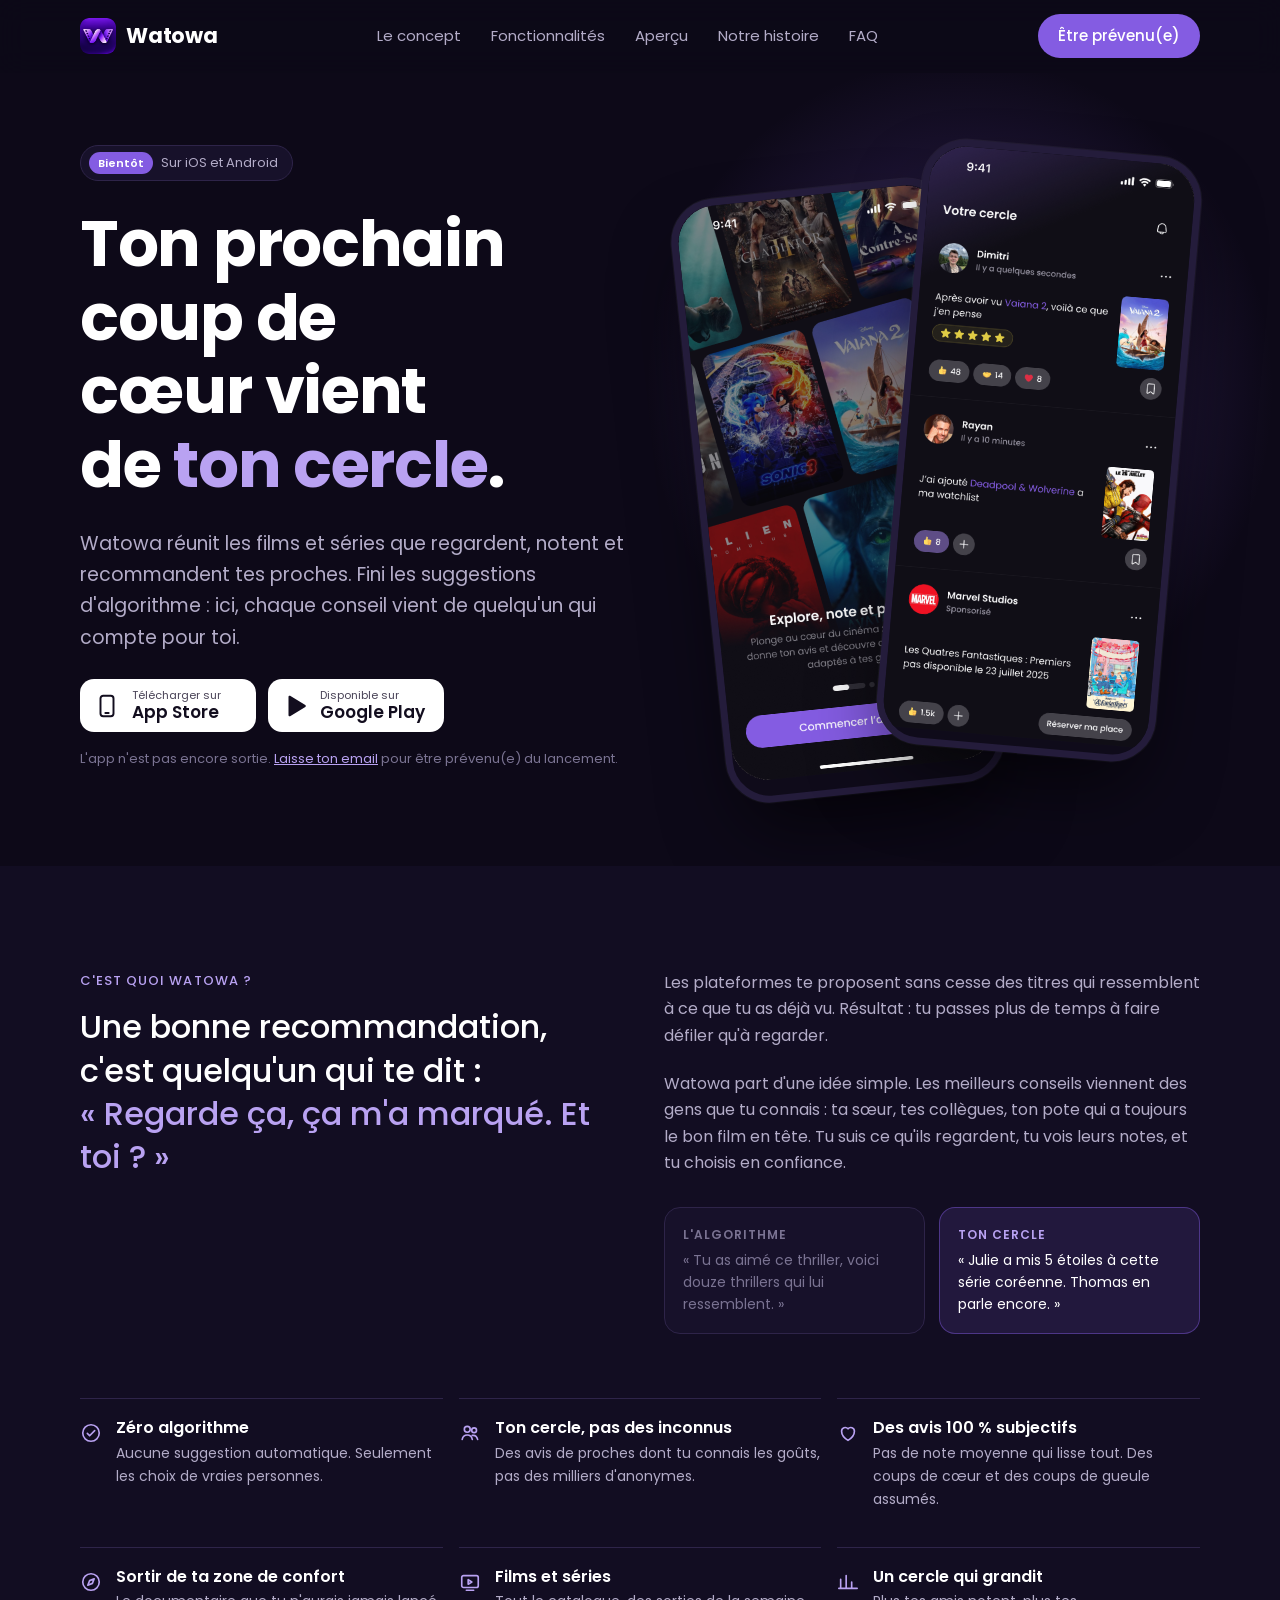
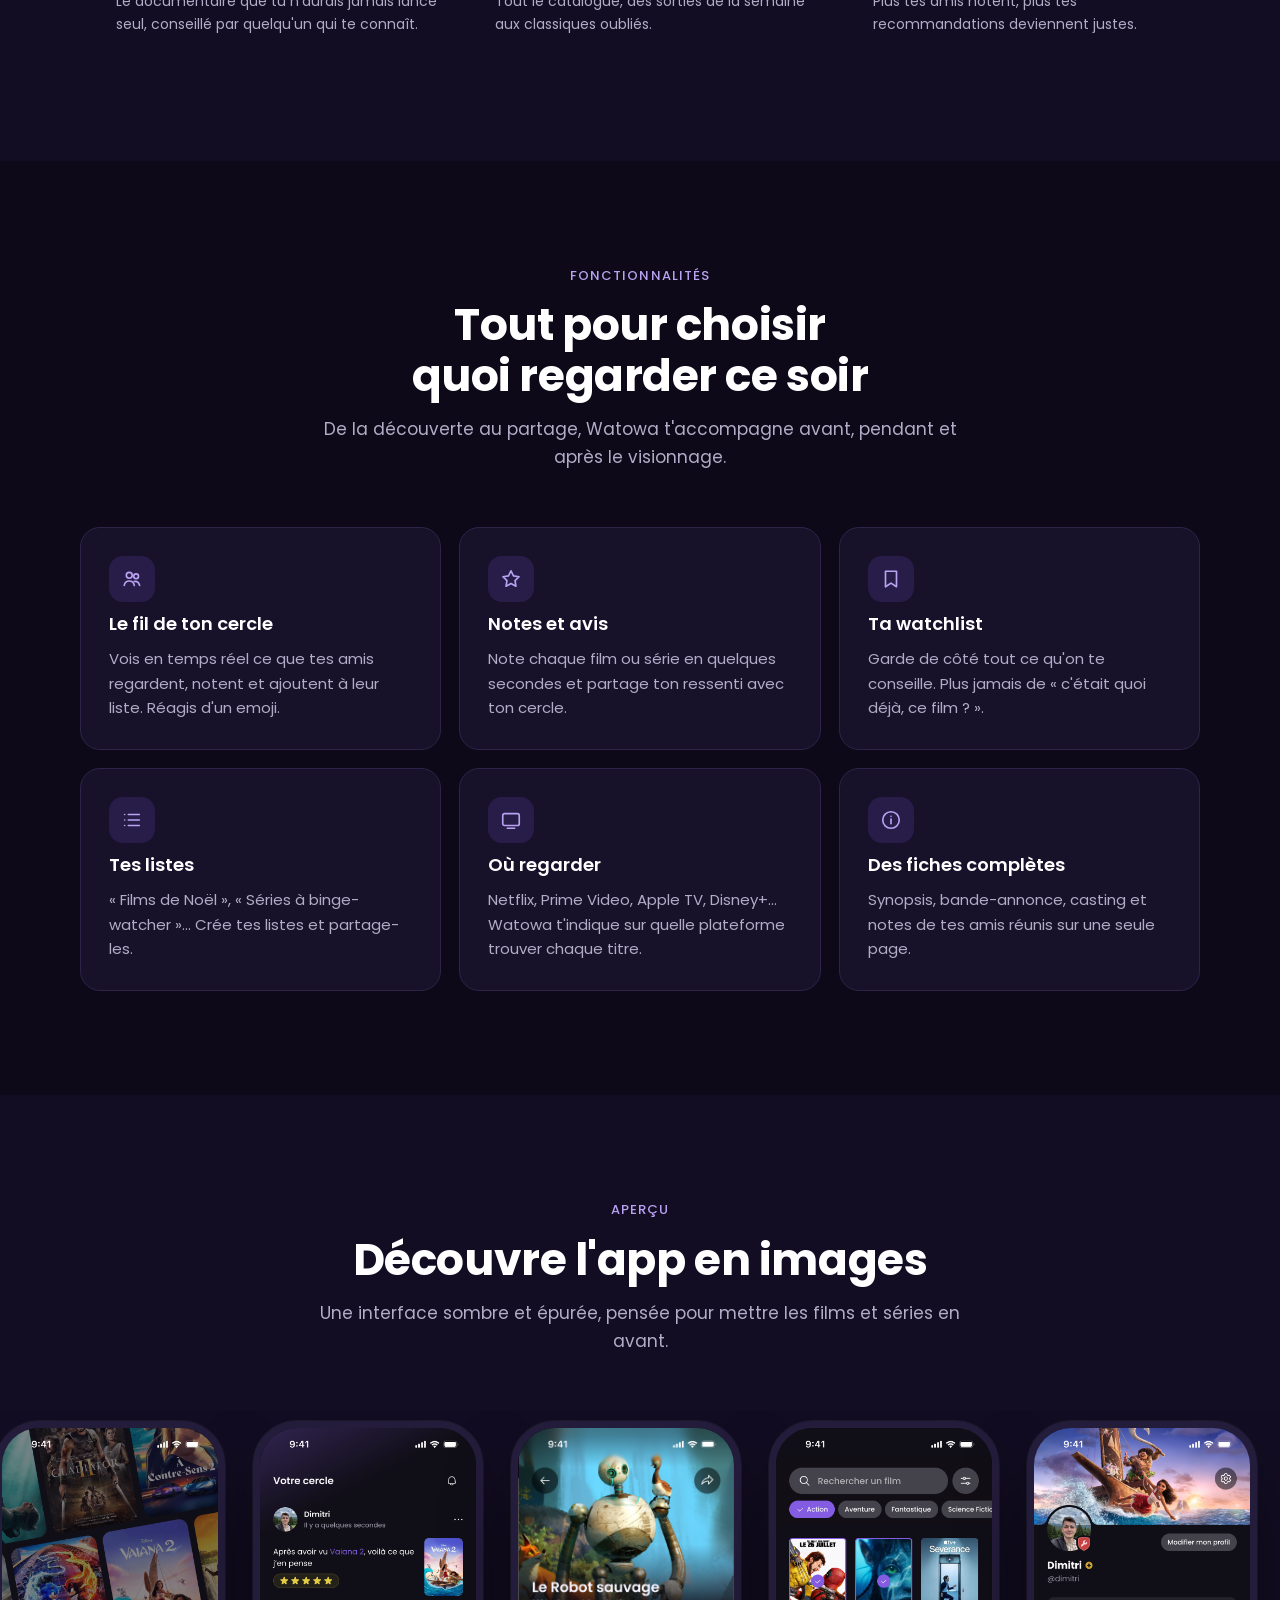
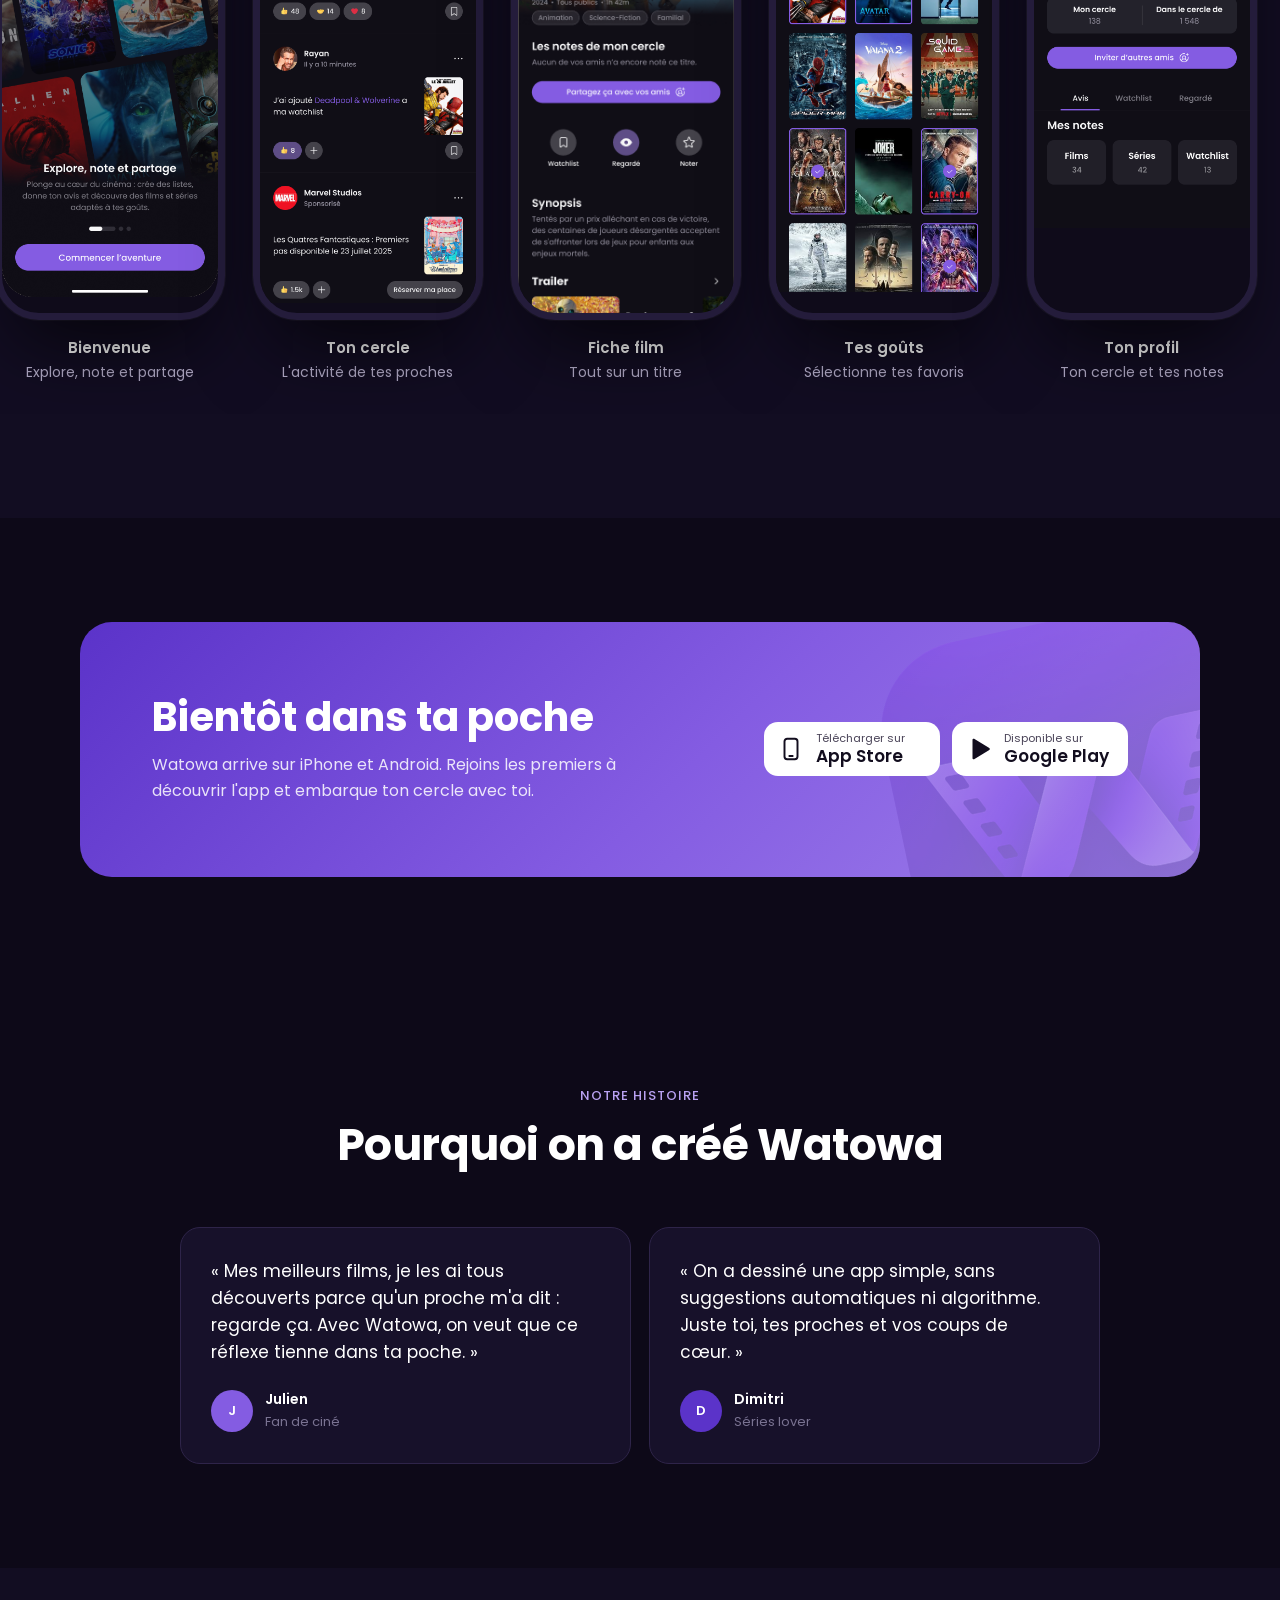
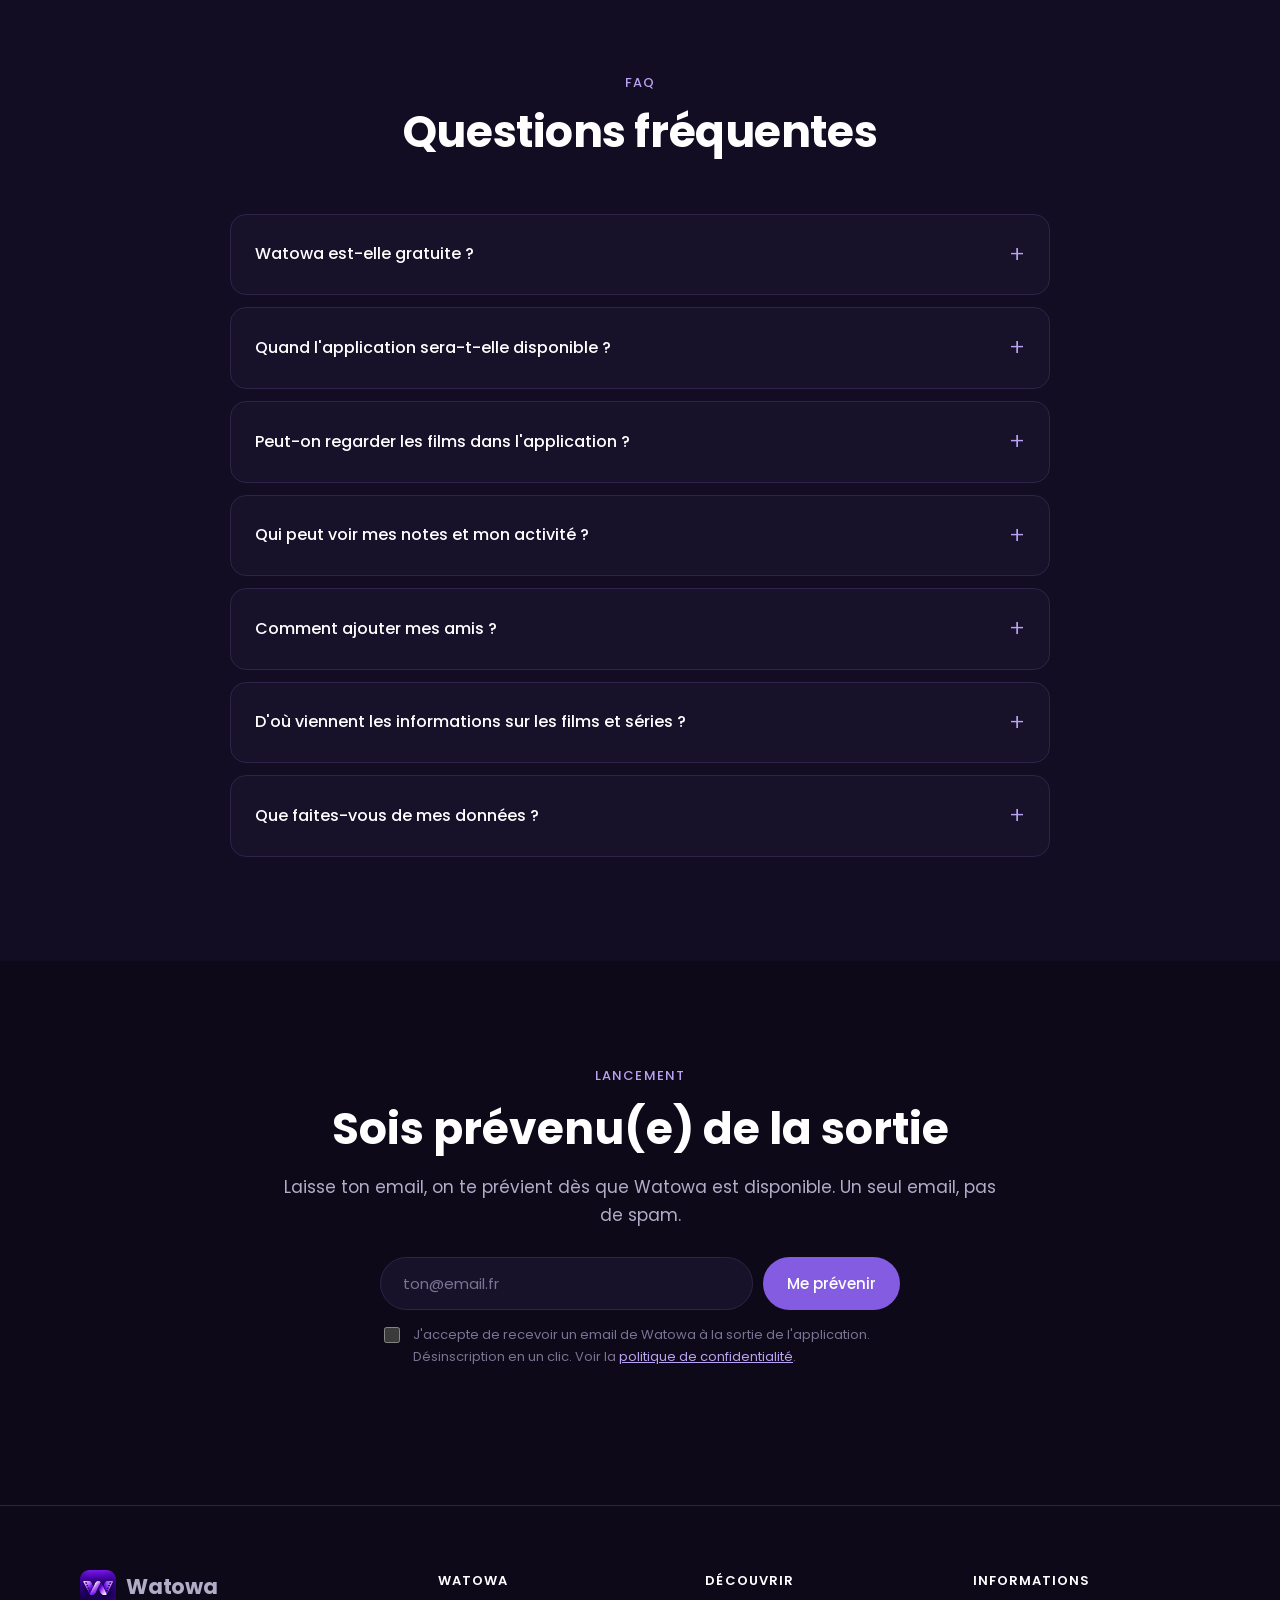
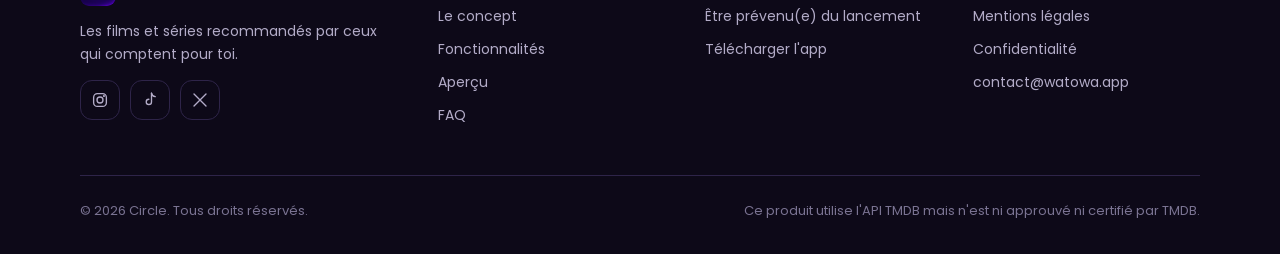
<file: index.html>
<!DOCTYPE html>
<html lang="fr">
<head>
<meta charset="utf-8">
<script async src="https://www.googletagmanager.com/gtm.js?id=GTM-5HM574CM"></script>
<script>
  window.dataLayer = window.dataLayer || [];
  function gtag(){dataLayer.push(arguments);}
  gtag('js', new Date());
</script>
<meta name="viewport" content="width=device-width, initial-scale=1, viewport-fit=cover">
<title>Watowa — Les films et séries recommandés par ton cercle</title>
<meta name="description" content="Watowa, l'app qui t'aide à choisir ton prochain film ou ta prochaine série grâce aux recommandations de tes proches. Zéro algorithme, 100 % humain.">
<meta name="theme-color" content="#0D0918">
<meta property="og:title" content="Watowa — Les films et séries recommandés par ton cercle">
<meta property="og:description" content="Fini les suggestions d'algorithme. Découvre ce que regardent, notent et recommandent tes proches.">
<meta property="og:image" content="https://watowa.app/img/logo-watowa.png">
<meta property="og:url" content="https://watowa.app/">
<meta property="og:type" content="website">
<link rel="canonical" href="https://watowa.app/">
<link rel="icon" type="image/png" href="img/favicon.png">
<link rel="apple-touch-icon" href="img/apple-touch-icon.png">
<link rel="preconnect" href="https://fonts.googleapis.com">
<link rel="preconnect" href="https://fonts.gstatic.com" crossorigin>
<link rel="stylesheet" href="https://fonts.googleapis.com/css2?family=Poppins:wght@400;500;600;700&display=swap">
<link rel="stylesheet" href="css/style.css">
</head>
<body>

<header class="site-header" id="top">
  <nav class="container nav" aria-label="Navigation principale">
    <a class="brand" href="#top"><img src="img/logo-watowa.png" alt="" width="36" height="36">Watowa</a>
    <ul class="nav-links" id="nav-links">
      <li><a href="#concept">Le concept</a></li>
      <li><a href="#fonctionnalites">Fonctionnalités</a></li>
      <li><a href="#apercu">Aperçu</a></li>
      <li><a href="#histoire">Notre histoire</a></li>
      <li><a href="#faq">FAQ</a></li>
    </ul>
    <a class="btn btn-primary nav-cta" href="#inscription">Être prévenu(e)</a>
    <button class="menu-toggle" id="menu-toggle" aria-expanded="false" aria-controls="nav-links" aria-label="Ouvrir le menu">
      <svg viewBox="0 0 24 24" fill="none" stroke="currentColor" stroke-width="2" stroke-linecap="round"><path d="M4 7h16M4 12h16M4 17h16"/></svg>
    </button>
  </nav>
</header>

<main>

  <!-- HERO -->
  <section class="hero">
    <div class="container hero-grid">
      <div class="hero-copy">
        <span class="pill"><span>Bientôt</span>Sur iOS et Android</span>
        <h1>Ton prochain coup de cœur vient de <em>ton cercle</em>.</h1>
        <p class="hero-sub">Watowa réunit les films et séries que regardent, notent et recommandent tes proches. Fini les suggestions d'algorithme&nbsp;: ici, chaque conseil vient de quelqu'un qui compte pour toi.</p>
        <div class="hero-actions">
          <div class="stores">
            <a class="store" href="https://www.apple.com/fr/app-store/" target="_blank" rel="noopener">
              <svg viewBox="0 0 24 24" fill="none" stroke="currentColor" stroke-width="1.8" stroke-linecap="round" stroke-linejoin="round"><rect x="6" y="2.5" width="12" height="19" rx="2.5"/><path d="M10.5 18.5h3"/></svg>
              <span><small>Télécharger sur</small><b>App Store</b></span>
            </a>
            <a class="store" href="https://play.google.com/store" target="_blank" rel="noopener">
              <svg viewBox="0 0 24 24" fill="currentColor"><path d="M6 3.5v17a1 1 0 0 0 1.5.86l14-8.5a1 1 0 0 0 0-1.72l-14-8.5A1 1 0 0 0 6 3.5Z"/></svg>
              <span><small>Disponible sur</small><b>Google Play</b></span>
            </a>
          </div>
          <p class="hero-note">L'app n'est pas encore sortie. <a href="#inscription">Laisse ton email</a> pour être prévenu(e) du lancement.</p>
        </div>
      </div>
      <div class="phones" aria-hidden="true">
        <div class="phone"><img src="img/ecran-accueil.png" alt="" loading="eager"></div>
        <div class="phone"><img src="img/ecran-feed.png" alt="" loading="eager"></div>
      </div>
    </div>
  </section>

  <!-- CONCEPT -->
  <section class="concept" id="concept">
    <div class="container">
      <div class="concept-grid">
        <div class="section-head" style="margin-bottom:0">
          <span class="eyebrow">C'est quoi Watowa&nbsp;?</span>
          <p class="quote">Une bonne recommandation, c'est quelqu'un qui te dit&nbsp;: <strong>«&nbsp;Regarde ça, ça m'a marqué. Et toi&nbsp;?&nbsp;»</strong></p>
        </div>
        <div class="concept-copy">
          <p>Les plateformes te proposent sans cesse des titres qui ressemblent à ce que tu as déjà vu. Résultat&nbsp;: tu passes plus de temps à faire défiler qu'à regarder.</p>
          <p>Watowa part d'une idée simple. Les meilleurs conseils viennent des gens que tu connais&nbsp;: ta sœur, tes collègues, ton pote qui a toujours le bon film en tête. Tu suis ce qu'ils regardent, tu vois leurs notes, et tu choisis en confiance.</p>
          <div class="versus">
            <div class="them"><b>L'algorithme</b>«&nbsp;Tu as aimé ce thriller, voici douze thrillers qui lui ressemblent.&nbsp;»</div>
            <div class="us"><b>Ton cercle</b>«&nbsp;Julie a mis 5 étoiles à cette série coréenne. Thomas en parle encore.&nbsp;»</div>
          </div>
        </div>
      </div>

      <div class="pillars">
        <div class="pillar">
          <svg viewBox="0 0 24 24" fill="none" stroke="currentColor" stroke-width="1.8" stroke-linecap="round" stroke-linejoin="round"><circle cx="12" cy="12" r="9"/><path d="M8 12.5l2.5 2.5L16 9.5"/></svg>
          <div><h3>Zéro algorithme</h3><p>Aucune suggestion automatique. Seulement les choix de vraies personnes.</p></div>
        </div>
        <div class="pillar">
          <svg viewBox="0 0 24 24" fill="none" stroke="currentColor" stroke-width="1.8" stroke-linecap="round" stroke-linejoin="round"><circle cx="9" cy="8" r="3.2"/><circle cx="16.5" cy="9" r="2.6"/><path d="M3.5 19c.6-3 2.8-4.8 5.5-4.8s4.9 1.8 5.5 4.8M14.5 14.6c2.6-.4 5 1 5.8 4.4"/></svg>
          <div><h3>Ton cercle, pas des inconnus</h3><p>Des avis de proches dont tu connais les goûts, pas des milliers d'anonymes.</p></div>
        </div>
        <div class="pillar">
          <svg viewBox="0 0 24 24" fill="none" stroke="currentColor" stroke-width="1.8" stroke-linecap="round" stroke-linejoin="round"><path d="M12 20s-7-4.4-7-10a4 4 0 0 1 7-2.6A4 4 0 0 1 19 10c0 5.6-7 10-7 10Z"/></svg>
          <div><h3>Des avis 100&nbsp;% subjectifs</h3><p>Pas de note moyenne qui lisse tout. Des coups de cœur et des coups de gueule assumés.</p></div>
        </div>
        <div class="pillar">
          <svg viewBox="0 0 24 24" fill="none" stroke="currentColor" stroke-width="1.8" stroke-linecap="round" stroke-linejoin="round"><circle cx="12" cy="12" r="9"/><path d="M15.5 8.5l-2 5-5 2 2-5 5-2Z"/></svg>
          <div><h3>Sortir de ta zone de confort</h3><p>Le documentaire que tu n'aurais jamais lancé seul, conseillé par quelqu'un qui te connaît.</p></div>
        </div>
        <div class="pillar">
          <svg viewBox="0 0 24 24" fill="none" stroke="currentColor" stroke-width="1.8" stroke-linecap="round" stroke-linejoin="round"><rect x="3" y="5" width="18" height="13" rx="2"/><path d="M8 21h8M10 9.5v5l4-2.5-4-2.5Z"/></svg>
          <div><h3>Films et séries</h3><p>Tout le catalogue, des sorties de la semaine aux classiques oubliés.</p></div>
        </div>
        <div class="pillar">
          <svg viewBox="0 0 24 24" fill="none" stroke="currentColor" stroke-width="1.8" stroke-linecap="round" stroke-linejoin="round"><path d="M4 19V9M10 19V5M16 19v-7M22 19H2"/></svg>
          <div><h3>Un cercle qui grandit</h3><p>Plus tes amis notent, plus tes recommandations deviennent justes.</p></div>
        </div>
      </div>
    </div>
  </section>

  <!-- FONCTIONNALITÉS -->
  <section id="fonctionnalites">
    <div class="container">
      <div class="section-head center">
        <span class="eyebrow">Fonctionnalités</span>
        <h2>Tout pour choisir quoi regarder ce soir</h2>
        <p>De la découverte au partage, Watowa t'accompagne avant, pendant et après le visionnage.</p>
      </div>
      <div class="features">
        <article class="feature">
          <div class="ico"><svg viewBox="0 0 24 24" fill="none" stroke="currentColor" stroke-width="1.8" stroke-linecap="round" stroke-linejoin="round"><circle cx="9" cy="8" r="3.2"/><circle cx="16.5" cy="9" r="2.6"/><path d="M3.5 19c.6-3 2.8-4.8 5.5-4.8s4.9 1.8 5.5 4.8M14.5 14.6c2.6-.4 5 1 5.8 4.4"/></svg></div>
          <h3>Le fil de ton cercle</h3>
          <p>Vois en temps réel ce que tes amis regardent, notent et ajoutent à leur liste. Réagis d'un emoji.</p>
        </article>
        <article class="feature">
          <div class="ico"><svg viewBox="0 0 24 24" fill="none" stroke="currentColor" stroke-width="1.8" stroke-linejoin="round"><path d="m12 3 2.7 5.6 6.1.9-4.4 4.3 1 6.1L12 17l-5.4 2.9 1-6.1-4.4-4.3 6.1-.9L12 3Z"/></svg></div>
          <h3>Notes et avis</h3>
          <p>Note chaque film ou série en quelques secondes et partage ton ressenti avec ton cercle.</p>
        </article>
        <article class="feature">
          <div class="ico"><svg viewBox="0 0 24 24" fill="none" stroke="currentColor" stroke-width="1.8" stroke-linecap="round" stroke-linejoin="round"><path d="M6 3.5h12v17l-6-4-6 4v-17Z"/></svg></div>
          <h3>Ta watchlist</h3>
          <p>Garde de côté tout ce qu'on te conseille. Plus jamais de «&nbsp;c'était quoi déjà, ce film&nbsp;?&nbsp;».</p>
        </article>
        <article class="feature">
          <div class="ico"><svg viewBox="0 0 24 24" fill="none" stroke="currentColor" stroke-width="1.8" stroke-linecap="round"><path d="M8 6h12M8 12h12M8 18h12M4 6h.01M4 12h.01M4 18h.01"/></svg></div>
          <h3>Tes listes</h3>
          <p>«&nbsp;Films de Noël&nbsp;», «&nbsp;Séries à binge-watcher&nbsp;»… Crée tes listes et partage-les.</p>
        </article>
        <article class="feature">
          <div class="ico"><svg viewBox="0 0 24 24" fill="none" stroke="currentColor" stroke-width="1.8" stroke-linecap="round" stroke-linejoin="round"><rect x="3" y="5" width="18" height="13" rx="2"/><path d="M8 21h8"/></svg></div>
          <h3>Où regarder</h3>
          <p>Netflix, Prime Video, Apple TV, Disney+… Watowa t'indique sur quelle plateforme trouver chaque titre.</p>
        </article>
        <article class="feature">
          <div class="ico"><svg viewBox="0 0 24 24" fill="none" stroke="currentColor" stroke-width="1.8" stroke-linecap="round" stroke-linejoin="round"><circle cx="12" cy="12" r="9"/><path d="M12 11v5M12 8h.01"/></svg></div>
          <h3>Des fiches complètes</h3>
          <p>Synopsis, bande-annonce, casting et notes de tes amis réunis sur une seule page.</p>
        </article>
      </div>
    </div>
  </section>

  <!-- APERÇU -->
  <section class="screens" id="apercu">
    <div class="container">
      <div class="section-head center">
        <span class="eyebrow">Aperçu</span>
        <h2>Découvre l'app en images</h2>
        <p>Une interface sombre et épurée, pensée pour mettre les films et séries en avant.</p>
      </div>
    </div>
    <div class="screens-track">
      <figure class="screen"><div class="phone"><img src="img/ecran-accueil.png" alt="Écran d'accueil de Watowa : affiches de films et bouton Commencer l'aventure" loading="lazy"></div><figcaption><b>Bienvenue</b>Explore, note et partage</figcaption></figure>
      <figure class="screen"><div class="phone"><img src="img/ecran-feed.png" alt="Fil d'activité : les notes et ajouts à la watchlist des amis" loading="lazy"></div><figcaption><b>Ton cercle</b>L'activité de tes proches</figcaption></figure>
      <figure class="screen"><div class="phone"><img src="img/ecran-film.png" alt="Fiche d'un film avec les notes du cercle, le synopsis et la bande-annonce" loading="lazy"></div><figcaption><b>Fiche film</b>Tout sur un titre</figcaption></figure>
      <figure class="screen"><div class="phone"><img src="img/ecran-selection.png" alt="Grille d'affiches avec filtres par genre pour sélectionner ses films" loading="lazy"></div><figcaption><b>Tes goûts</b>Sélectionne tes favoris</figcaption></figure>
      <figure class="screen"><div class="phone"><img src="img/ecran-profil.png" alt="Profil utilisateur avec son cercle, ses notes et sa watchlist" loading="lazy"></div><figcaption><b>Ton profil</b>Ton cercle et tes notes</figcaption></figure>
    </div>
  </section>

  <!-- TÉLÉCHARGEMENT -->
  <section id="telecharger">
    <div class="container">
      <div class="download-card">
        <div>
          <h2>Bientôt dans ta poche</h2>
          <p>Watowa arrive sur iPhone et Android. Rejoins les premiers à découvrir l'app et embarque ton cercle avec toi.</p>
        </div>
        <div class="stores">
          <a class="store" href="https://www.apple.com/fr/app-store/" target="_blank" rel="noopener">
            <svg viewBox="0 0 24 24" fill="none" stroke="currentColor" stroke-width="1.8" stroke-linecap="round" stroke-linejoin="round"><rect x="6" y="2.5" width="12" height="19" rx="2.5"/><path d="M10.5 18.5h3"/></svg>
            <span><small>Télécharger sur</small><b>App Store</b></span>
          </a>
          <a class="store" href="https://play.google.com/store" target="_blank" rel="noopener">
            <svg viewBox="0 0 24 24" fill="currentColor"><path d="M6 3.5v17a1 1 0 0 0 1.5.86l14-8.5a1 1 0 0 0 0-1.72l-14-8.5A1 1 0 0 0 6 3.5Z"/></svg>
            <span><small>Disponible sur</small><b>Google Play</b></span>
          </a>
        </div>
      </div>
    </div>
  </section>

  <!-- AVIS — PROTOTYPE : avis fictifs à remplacer par de vrais retours de bêta-testeurs avant publication -->
  <section id="avis" hidden>
  <!-- SECTION MASQUÉE : retirer l'attribut hidden ci-dessus et remettre le lien "Avis" dans le menu quand les vrais avis de testeurs seront disponibles -->
    <div class="container">
      <div class="section-head center">
        <span class="eyebrow">Avis</span>
        <h2>Ils ont choisi leur soirée avec Watowa</h2>
        <span class="proto-note">Exemples d'avis fictifs, prototype</span>
      </div>
      <div class="reviews">
        <figure class="review">
          <div class="stars" aria-label="5 étoiles sur 5">★★★★★</div>
          <blockquote>«&nbsp;Avant, on passait 30 minutes à chercher quoi regarder avec ma copine. Maintenant on pioche directement dans la watchlist de nos amis.&nbsp;»</blockquote>
          <figcaption class="who"><span class="avatar" style="background:#845CE2">ML</span><span><b>Marc L.</b><span>Montpellier</span></span></figcaption>
        </figure>
        <figure class="review">
          <div class="stars" aria-label="5 étoiles sur 5">★★★★★</div>
          <blockquote>«&nbsp;J'adore voir les notes de mes proches sur chaque fiche. Leurs avis valent bien plus que les notes du public.&nbsp;»</blockquote>
          <figcaption class="who"><span class="avatar" style="background:#5B33C9">SB</span><span><b>Sophie B.</b><span>Paris</span></span></figcaption>
        </figure>
        <figure class="review">
          <div class="stars" aria-label="4 étoiles sur 5">★★★★<span style="opacity:.3">★</span></div>
          <blockquote>«&nbsp;Grâce à mon frère, j'ai découvert trois séries que je n'aurais jamais lancées seule. Le fil d'activité est vraiment addictif.&nbsp;»</blockquote>
          <figcaption class="who"><span class="avatar" style="background:#9E7FEA">CD</span><span><b>Camille D.</b><span>Bordeaux</span></span></figcaption>
        </figure>
      </div>
    </div>
  </section>

  <!-- NOTRE HISTOIRE -->
  <section id="histoire">
    <div class="container">
      <div class="section-head center">
        <span class="eyebrow">Notre histoire</span>
        <h2>Pourquoi on a créé Watowa</h2>
      </div>
      <div class="founders">
        <figure class="founder">
          <blockquote>«&nbsp;Mes meilleurs films, je les ai tous découverts parce qu'un proche m'a dit&nbsp;: regarde ça. Avec Watowa, on veut que ce réflexe tienne dans ta poche.&nbsp;»</blockquote>
          <figcaption class="who"><span class="avatar" style="background:#845CE2">J</span><span><b>Julien</b><span>Fan de ciné</span></span></figcaption>
        </figure>
        <figure class="founder">
          <blockquote>«&nbsp;On a dessiné une app simple, sans suggestions automatiques ni algorithme. Juste toi, tes proches et vos coups de cœur.&nbsp;»</blockquote>
          <figcaption class="who"><span class="avatar" style="background:#5B33C9">D</span><span><b>Dimitri</b><span>Séries lover</span></span></figcaption>
        </figure>
      </div>
    </div>
  </section>

  <!-- FAQ -->
  <section class="faq" id="faq">
    <div class="container">
      <div class="section-head center">
        <span class="eyebrow">FAQ</span>
        <h2>Questions fréquentes</h2>
      </div>
      <div class="faq-list">
        <details>
          <summary>Watowa est-elle gratuite&nbsp;?</summary>
          <p>Oui, Watowa est gratuite au lancement. Tu peux créer ton cercle, noter et partager sans payer.</p>
        </details>
        <details>
          <summary>Quand l'application sera-t-elle disponible&nbsp;?</summary>
          <p>Watowa est en cours de développement. Laisse ton email plus bas&nbsp;: tu seras parmi les premier(e)s prévenu(e)s de la sortie sur iOS et Android.</p>
        </details>
        <details>
          <summary>Peut-on regarder les films dans l'application&nbsp;?</summary>
          <p>Non. Watowa t'aide à choisir quoi regarder et t'indique sur quelle plateforme trouver chaque titre (Netflix, Prime Video, Disney+…).</p>
        </details>
        <details>
          <summary>Qui peut voir mes notes et mon activité&nbsp;?</summary>
          <p>Ton activité est partagée avec ton cercle, c'est-à-dire les personnes que tu as ajoutées. Tu gardes la main sur qui en fait partie.</p>
        </details>
        <details>
          <summary>Comment ajouter mes amis&nbsp;?</summary>
          <p>Depuis ton profil, tu invites tes proches par lien ou par SMS. Dès qu'ils rejoignent Watowa, leurs avis apparaissent dans ton fil.</p>
        </details>
        <details>
          <summary>D'où viennent les informations sur les films et séries&nbsp;?</summary>
          <p>Les fiches (affiches, synopsis, casting) proviennent de la base de données TMDB, l'une des plus complètes au monde, mise à jour en continu.</p>
        </details>
        <details>
          <summary>Que faites-vous de mes données&nbsp;?</summary>
          <p>Nous collectons uniquement ce qui est nécessaire au fonctionnement de l'app, et nous ne revendons aucune donnée. Les détails sont dans notre <a href="confidentialite.html" style="color:var(--violet-soft)">politique de confidentialité</a>.</p>
        </details>
      </div>
    </div>
  </section>

  <!-- INSCRIPTION -->
  <section id="inscription">
    <div class="container">
      <div class="signup-box">
        <span class="eyebrow">Lancement</span>
        <h2>Sois prévenu(e) de la sortie</h2>
        <p>Laisse ton email, on te prévient dès que Watowa est disponible. Un seul email, pas de spam.</p>
        <!-- À BRANCHER : remplacer ce formulaire par celui de Brevo (ou renseigner data-endpoint) avant la mise en ligne -->
        <form class="signup-form" id="signup-form" data-endpoint="" novalidate>
          <div class="signup-row">
            <label for="signup-email" class="sr-only" style="position:absolute;left:-9999px">Adresse email</label>
            <input type="email" id="signup-email" name="email" placeholder="ton@email.fr" autocomplete="email" required>
            <button class="btn btn-primary" type="submit" id="signup-submit">Me prévenir</button>
          </div>
          <label class="consent" for="signup-consent">
            <input type="checkbox" id="signup-consent" name="consent" required>
            <span>J'accepte de recevoir un email de Watowa à la sortie de l'application. Désinscription en un clic. Voir la <a href="confidentialite.html">politique de confidentialité</a>.</span>
          </label>
          <p class="form-msg" id="signup-msg" role="status" aria-live="polite"></p>
        </form>
      </div>
    </div>
  </section>

</main>

<footer class="site-footer">
  <div class="container">
    <div class="footer-grid">
      <div class="footer-about">
        <a class="brand" href="#top"><img src="img/logo-watowa.png" alt="" width="36" height="36">Watowa</a>
        <p>Les films et séries recommandés par ceux qui comptent pour toi.</p>
        <div class="socials">
          <a href="https://www.instagram.com/watowa.app" target="_blank" rel="noopener" aria-label="Instagram">
            <svg viewBox="0 0 24 24" fill="none" stroke="currentColor" stroke-width="1.8"><rect x="3.5" y="3.5" width="17" height="17" rx="5"/><circle cx="12" cy="12" r="4"/><circle cx="17.2" cy="6.8" r=".6" fill="currentColor"/></svg>
          </a>
          <a href="https://www.tiktok.com/@watowa.app" target="_blank" rel="noopener" aria-label="TikTok">
            <svg viewBox="0 0 24 24" fill="none" stroke="currentColor" stroke-width="1.8" stroke-linecap="round" stroke-linejoin="round"><path d="M14 3v11.5a3.5 3.5 0 1 1-3.5-3.5"/><path d="M14 3c.5 2.6 2.2 4.2 5 4.5"/></svg>
          </a>
          <a href="https://x.com/Watowa_app" target="_blank" rel="noopener" aria-label="X">
            <svg viewBox="0 0 24 24" fill="none" stroke="currentColor" stroke-width="1.8" stroke-linecap="round"><path d="M4 4l16 16M20 4L4 20"/></svg>
          </a>
        </div>
      </div>
      <div>
        <h4>Watowa</h4>
        <ul>
          <li><a href="#concept">Le concept</a></li>
          <li><a href="#fonctionnalites">Fonctionnalités</a></li>
          <li><a href="#apercu">Aperçu</a></li>
          <li><a href="#faq">FAQ</a></li>
        </ul>
      </div>
      <div>
        <!-- TEMPS 2 : liens vers les pages SEO (ex. « Meilleurs films 2026 », « Séries à voir en couple »…) -->
        <h4>Découvrir</h4>
        <ul>
          <li><a href="#inscription">Être prévenu(e) du lancement</a></li>
          <li><a href="#telecharger">Télécharger l'app</a></li>
        </ul>
      </div>
      <div>
        <h4>Informations</h4>
        <ul>
          <li><a href="mentions-legales.html">Mentions légales</a></li>
          <li><a href="confidentialite.html">Confidentialité</a></li>
          <li><a href="mailto:contact@watowa.app">contact@watowa.app</a></li>
        </ul>
      </div>
    </div>
    <div class="footer-bottom">
      <span>© 2026 Circle. Tous droits réservés.</span>
      <span>Ce produit utilise l'API TMDB mais n'est ni approuvé ni certifié par TMDB.</span>
    </div>
  </div>
</footer>

<script>
  // Menu mobile
  const toggle = document.getElementById('menu-toggle');
  const links = document.getElementById('nav-links');
  toggle.addEventListener('click', () => {
    const open = links.classList.toggle('open');
    toggle.setAttribute('aria-expanded', open);
  });
  links.querySelectorAll('a').forEach(a => a.addEventListener('click', () => {
    links.classList.remove('open'); toggle.setAttribute('aria-expanded', 'false');
  }));

  // Bordure du header au défilement
  const header = document.querySelector('.site-header');
  const onScroll = () => header.classList.toggle('scrolled', window.scrollY > 8);
  window.addEventListener('scroll', onScroll, { passive: true }); onScroll();

  // Formulaire d'inscription
  const form = document.getElementById('signup-form');
  const msg = document.getElementById('signup-msg');
  form.addEventListener('submit', async (e) => {
    e.preventDefault();
    const email = form.email.value.trim();
    msg.className = 'form-msg';
    if (!/^[^\s@]+@[^\s@]+\.[^\s@]+$/.test(email)) { msg.textContent = 'Saisis une adresse email valide, par exemple prenom@email.fr.'; msg.classList.add('err'); return; }
    if (!form.consent.checked) { msg.textContent = 'Coche la case pour accepter de recevoir l\'email de lancement.'; msg.classList.add('err'); return; }
    const endpoint = form.dataset.endpoint;
    if (!endpoint) { msg.textContent = 'Les inscriptions ouvrent très bientôt. Reviens nous voir dans quelques jours !'; msg.classList.add('err'); return; }
    try {
      const res = await fetch(endpoint, { method: 'POST', body: new FormData(form) });
      if (!res.ok) throw new Error();
      form.reset(); msg.textContent = 'C\'est noté ! On te prévient dès la sortie de Watowa.'; msg.classList.add('ok');
    } catch { msg.textContent = 'L\'inscription n\'a pas pu être enregistrée. Réessaie dans un instant.'; msg.classList.add('err'); }
  });
</script>
</body>
</html>
</file>
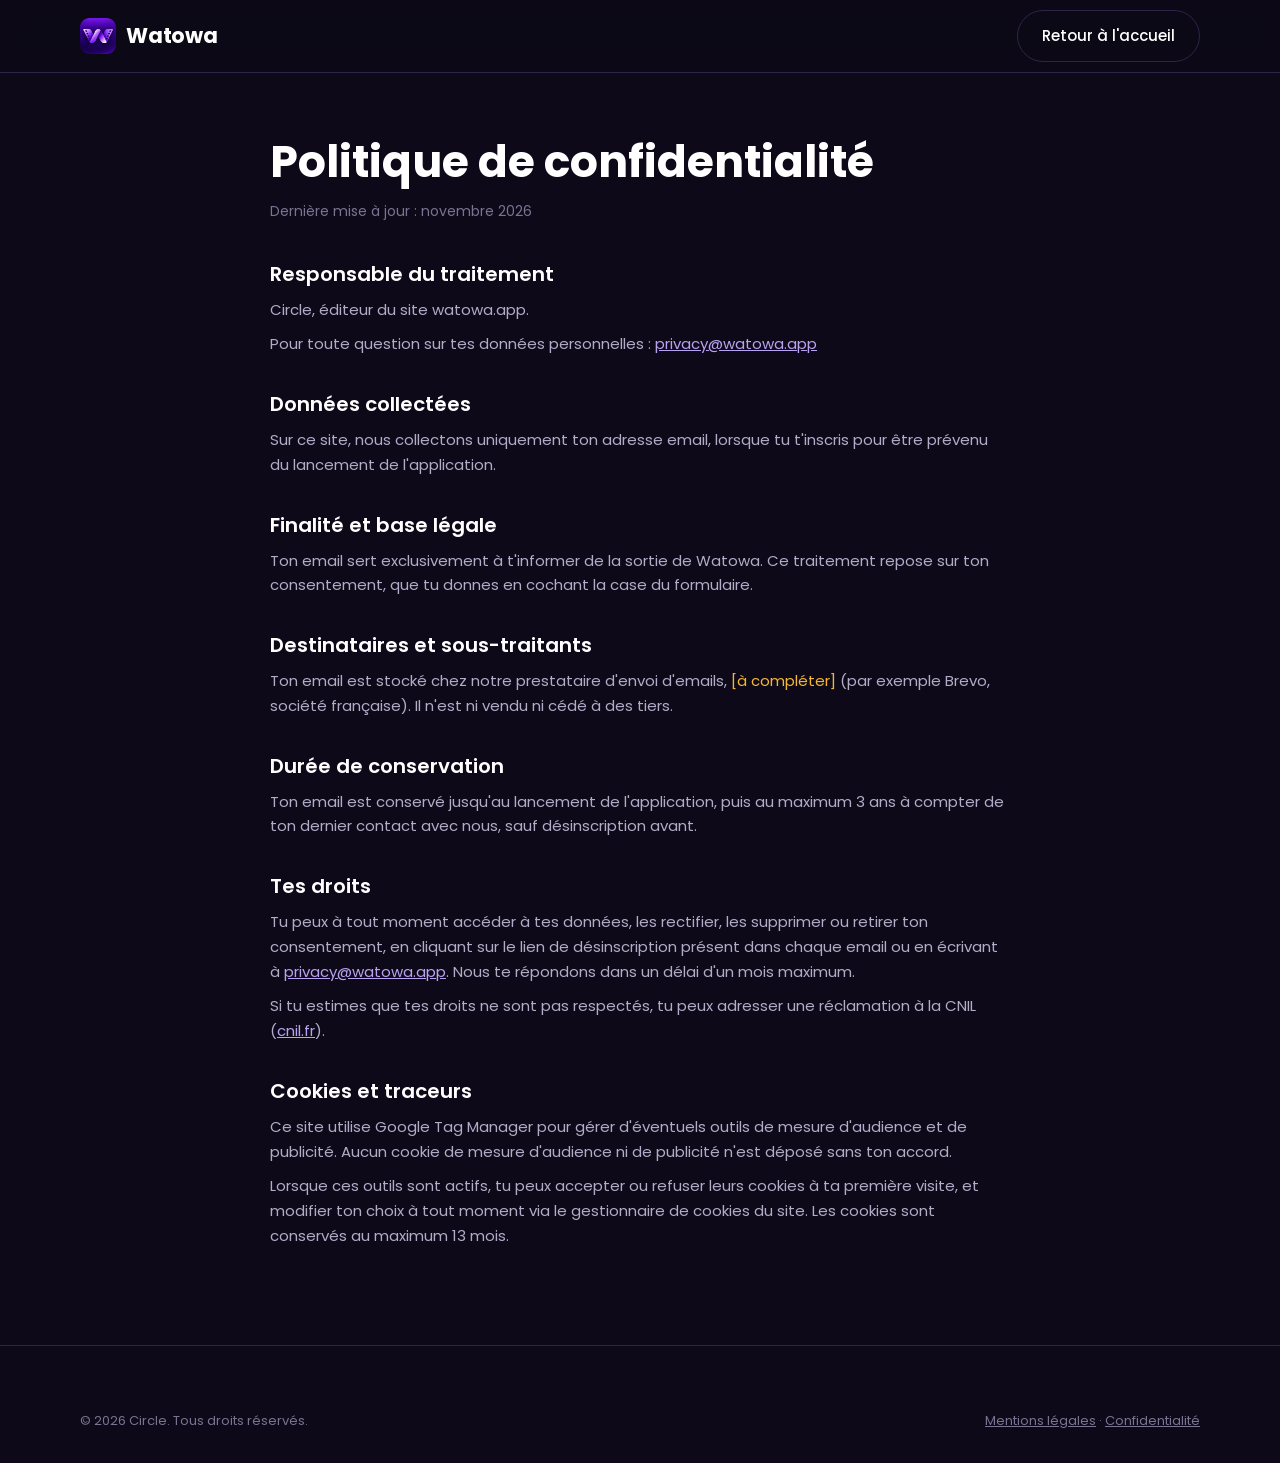
<file: confidentialite.html>
<!DOCTYPE html>
<html lang="fr">
<head>
<meta charset="utf-8">
<script async src="https://www.googletagmanager.com/gtm.js?id=GTM-5HM574CM"></script>
<script>
  window.dataLayer = window.dataLayer || [];
  function gtag(){dataLayer.push(arguments);}
  gtag('js', new Date());
</script>
<meta name="viewport" content="width=device-width, initial-scale=1, viewport-fit=cover">
<title>Politique de confidentialité — Watowa</title>
<meta name="robots" content="noindex">
<meta name="theme-color" content="#0D0918">
<link rel="icon" type="image/png" href="img/favicon.png">
<link rel="stylesheet" href="https://fonts.googleapis.com/css2?family=Poppins:wght@400;500;600;700&display=swap">
<link rel="stylesheet" href="css/style.css">
</head>
<body>
<header class="site-header scrolled">
  <nav class="container nav" aria-label="Navigation">
    <a class="brand" href="index.html"><img src="img/logo-watowa.png" alt="" width="36" height="36">Watowa</a>
    <a class="btn btn-ghost" href="index.html">Retour à l'accueil</a>
  </nav>
</header>
<main class="legal"><div class="container">
<h1>Politique de confidentialité</h1>
<p class="updated">Dernière mise à jour : novembre 2026</p>
<h2>Responsable du traitement</h2>
<p>Circle, éditeur du site watowa.app.</p>
<p>Pour toute question sur tes données personnelles : <a href="mailto:privacy@watowa.app">privacy@watowa.app</a></p>
<h2>Données collectées</h2>
<p>Sur ce site, nous collectons uniquement ton adresse email, lorsque tu t'inscris pour être prévenu du lancement de l'application.</p>
<h2>Finalité et base légale</h2>
<p>Ton email sert exclusivement à t'informer de la sortie de Watowa. Ce traitement repose sur ton consentement, que tu donnes en cochant la case du formulaire.</p>
<h2>Destinataires et sous-traitants</h2>
<p>Ton email est stocké chez notre prestataire d'envoi d'emails, <span class="todo-mark">[à compléter]</span> (par exemple Brevo, société française). Il n'est ni vendu ni cédé à des tiers.</p>
<h2>Durée de conservation</h2>
<p>Ton email est conservé jusqu'au lancement de l'application, puis au maximum 3 ans à compter de ton dernier contact avec nous, sauf désinscription avant.</p>
<h2>Tes droits</h2>
<p>Tu peux à tout moment accéder à tes données, les rectifier, les supprimer ou retirer ton consentement, en cliquant sur le lien de désinscription présent dans chaque email ou en écrivant à <a href="mailto:privacy@watowa.app">privacy@watowa.app</a>. Nous te répondons dans un délai d'un mois maximum.</p>
<p>Si tu estimes que tes droits ne sont pas respectés, tu peux adresser une réclamation à la CNIL (<a href="https://www.cnil.fr" target="_blank" rel="noopener">cnil.fr</a>).</p>
<h2>Cookies et traceurs</h2>
<p>Ce site utilise Google Tag Manager pour gérer d'éventuels outils de mesure d'audience et de publicité. Aucun cookie de mesure d'audience ni de publicité n'est déposé sans ton accord.</p>
<p>Lorsque ces outils sont actifs, tu peux accepter ou refuser leurs cookies à ta première visite, et modifier ton choix à tout moment via le gestionnaire de cookies du site. Les cookies sont conservés au maximum 13 mois.</p>
</div></main>
<footer class="site-footer"><div class="container"><div class="footer-bottom" style="margin-top:0;border-top:0;padding-top:0">
<span>© 2026 Circle. Tous droits réservés.</span>
<span><a href="mentions-legales.html" style="color:inherit">Mentions légales</a> · <a href="confidentialite.html" style="color:inherit">Confidentialité</a></span>
</div></div></footer>
</body>
</html>
</file>
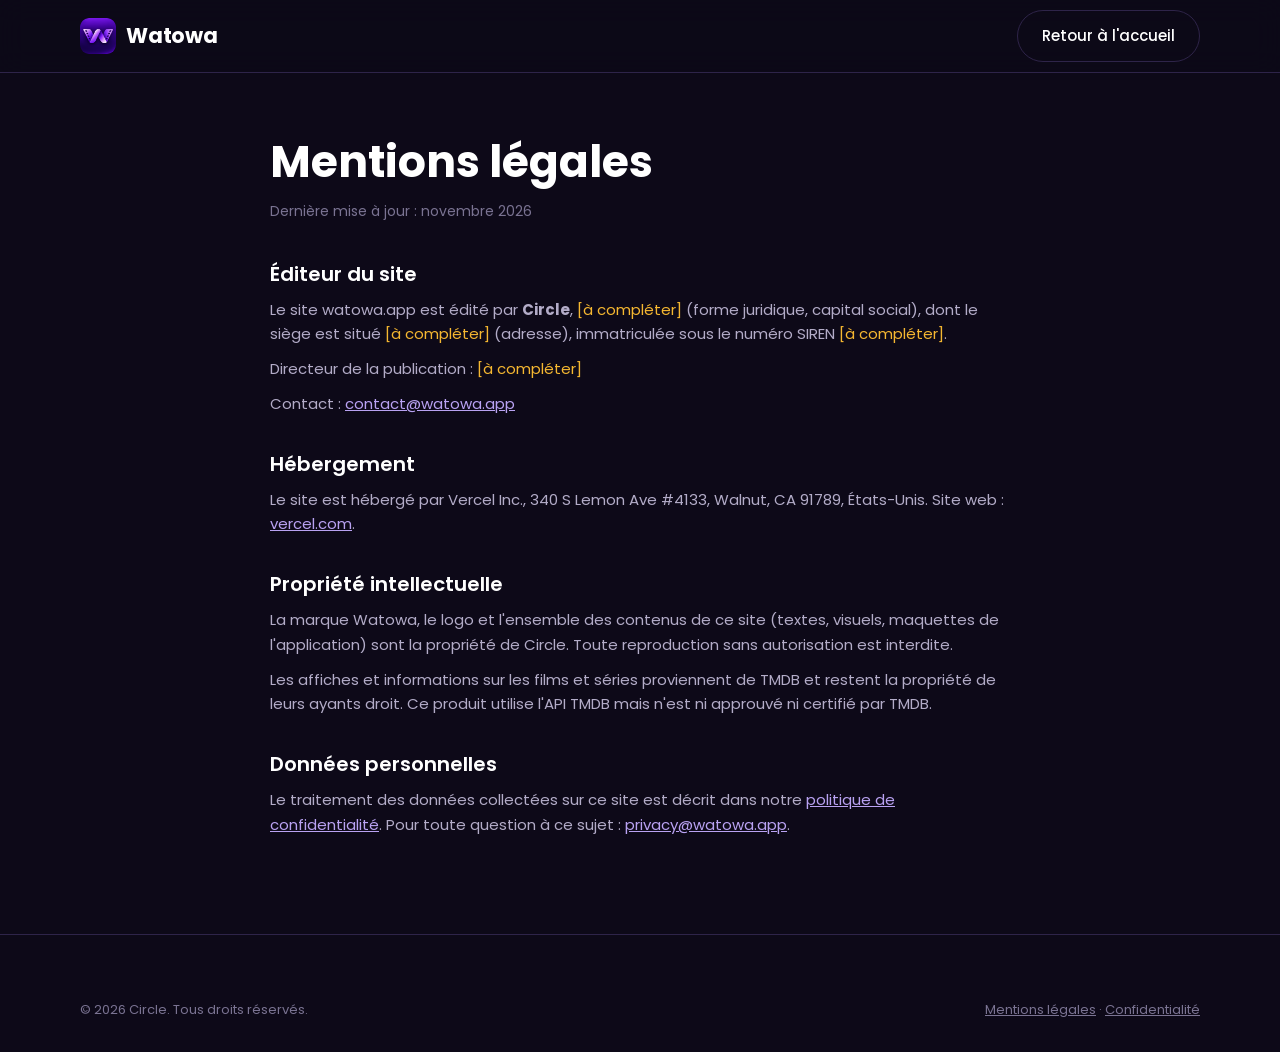
<file: mentions-legales.html>
<!DOCTYPE html>
<html lang="fr">
<head>
<meta charset="utf-8">
<script async src="https://www.googletagmanager.com/gtm.js?id=GTM-5HM574CM"></script>
<script>
  window.dataLayer = window.dataLayer || [];
  function gtag(){dataLayer.push(arguments);}
  gtag('js', new Date());
</script>
<meta name="viewport" content="width=device-width, initial-scale=1, viewport-fit=cover">
<title>Mentions légales — Watowa</title>
<meta name="robots" content="noindex">
<meta name="theme-color" content="#0D0918">
<link rel="icon" type="image/png" href="img/favicon.png">
<link rel="stylesheet" href="https://fonts.googleapis.com/css2?family=Poppins:wght@400;500;600;700&display=swap">
<link rel="stylesheet" href="css/style.css">
</head>
<body>
<header class="site-header scrolled">
  <nav class="container nav" aria-label="Navigation">
    <a class="brand" href="index.html"><img src="img/logo-watowa.png" alt="" width="36" height="36">Watowa</a>
    <a class="btn btn-ghost" href="index.html">Retour à l'accueil</a>
  </nav>
</header>
<main class="legal"><div class="container">
<h1>Mentions légales</h1>
<p class="updated">Dernière mise à jour : novembre 2026</p>
<h2>Éditeur du site</h2>
<p>Le site watowa.app est édité par <strong>Circle</strong>, <span class="todo-mark">[à compléter]</span> (forme juridique, capital social), dont le siège est situé <span class="todo-mark">[à compléter]</span> (adresse), immatriculée sous le numéro SIREN <span class="todo-mark">[à compléter]</span>.</p>
<p>Directeur de la publication : <span class="todo-mark">[à compléter]</span></p>
<p>Contact : <a href="mailto:contact@watowa.app">contact@watowa.app</a></p>
<h2>Hébergement</h2>
<p>Le site est hébergé par Vercel Inc., 340 S Lemon Ave #4133, Walnut, CA 91789, États-Unis. Site web : <a href="https://vercel.com" target="_blank" rel="noopener">vercel.com</a>.</p>
<h2>Propriété intellectuelle</h2>
<p>La marque Watowa, le logo et l'ensemble des contenus de ce site (textes, visuels, maquettes de l'application) sont la propriété de Circle. Toute reproduction sans autorisation est interdite.</p>
<p>Les affiches et informations sur les films et séries proviennent de TMDB et restent la propriété de leurs ayants droit. Ce produit utilise l'API TMDB mais n'est ni approuvé ni certifié par TMDB.</p>
<h2>Données personnelles</h2>
<p>Le traitement des données collectées sur ce site est décrit dans notre <a href="confidentialite.html">politique de confidentialité</a>. Pour toute question à ce sujet : <a href="mailto:privacy@watowa.app">privacy@watowa.app</a>.</p>
</div></main>
<footer class="site-footer"><div class="container"><div class="footer-bottom" style="margin-top:0;border-top:0;padding-top:0">
<span>© 2026 Circle. Tous droits réservés.</span>
<span><a href="mentions-legales.html" style="color:inherit">Mentions légales</a> · <a href="confidentialite.html" style="color:inherit">Confidentialité</a></span>
</div></div></footer>
</body>
</html>
</file>
<file: css/style.css>
/* Watowa — site vitrine
   Layout : une seule page, sections empilées sur fond nuit, menu à ancres collant en haut. */
:root {
  color-scheme: dark;
  --bg: #0D0918;
  --bg-2: #120D22;
  --surface: #17112A;
  --surface-2: #221A3A;
  --border: #2E2449;
  --violet: #845CE2;
  --violet-hover: #7349D6;
  --violet-soft: #B9A2F2;
  --fg: #FFFFFF;
  --fg-2: #B3ACC8;
  --fg-3: #7A7392;
  --star: #F5B731;
  --font: 'Poppins', system-ui, -apple-system, 'Segoe UI', sans-serif;
  --radius: 20px;
  --max: 1160px;
}

* { box-sizing: border-box; }
html { scroll-behavior: smooth; scroll-padding-top: 88px; }
@media (prefers-reduced-motion: reduce) { html { scroll-behavior: auto; } }
body {
  margin: 0;
  background: var(--bg);
  color: var(--fg);
  font-family: var(--font);
  font-size: 16px;
  line-height: 1.65;
  -webkit-font-smoothing: antialiased;
}
img { max-width: 100%; display: block; }
a { color: inherit; }
h1, h2, h3 { line-height: 1.15; margin: 0; text-wrap: balance; }
p { margin: 0; }

.container {
  max-width: var(--max);
  margin: 0 auto;
  padding-left: max(20px, env(safe-area-inset-left, 0px));
  padding-right: max(20px, env(safe-area-inset-right, 0px));
}
section { padding-block: 104px; }
.eyebrow {
  display: inline-block;
  font-size: 13px; font-weight: 500; letter-spacing: .08em; text-transform: uppercase;
  color: var(--violet-soft);
}
.section-head { display: flex; flex-direction: column; gap: 14px; max-width: 680px; margin-bottom: 56px; }
.section-head.center { margin-inline: auto; text-align: center; align-items: center; }
.section-head h2 { font-size: clamp(30px, 4.2vw, 44px); font-weight: 700; letter-spacing: -.01em; }
.section-head p { color: var(--fg-2); font-size: 17px; }

/* Boutons */
.btn {
  display: inline-flex; align-items: center; justify-content: center; gap: 10px;
  font-family: var(--font); font-size: 15px; font-weight: 500;
  text-decoration: none; border: 0; cursor: pointer;
  border-radius: 999px; padding: 13px 24px; transition: background .2s, transform .2s, border-color .2s;
}
.btn:focus-visible, a:focus-visible, summary:focus-visible, input:focus-visible { outline: 2px solid var(--violet-soft); outline-offset: 3px; }
.btn-primary { background: var(--violet); color: #fff; }
.btn-primary:hover { background: var(--violet-hover); }
.btn-ghost { background: transparent; color: var(--fg); border: 1px solid var(--border); }
.btn-ghost:hover { border-color: var(--violet); }
.store {
  display: inline-flex; align-items: center; gap: 12px;
  background: #fff; color: #120D1E; text-decoration: none;
  border-radius: 14px; padding: 10px 18px 10px 14px; min-width: 176px;
  transition: transform .2s;
}
.store:hover { transform: translateY(-2px); }
.store svg { width: 26px; height: 26px; flex-shrink: 0; }
.store small { display: block; font-size: 11px; line-height: 1.2; color: #4A4458; }
.store b { display: block; font-size: 17px; font-weight: 600; line-height: 1.2; }
.stores { display: flex; flex-wrap: wrap; gap: 12px; }

/* Header */
body::before {
  content: ""; position: fixed; inset: 0 0 auto; height: env(safe-area-inset-top, 0px);
  z-index: 60; background: rgba(13, 9, 24, .92);
}
.site-header {
  position: sticky; top: env(safe-area-inset-top, 0px); z-index: 50;
  background: rgba(13, 9, 24, .78);
  backdrop-filter: blur(14px); -webkit-backdrop-filter: blur(14px);
  border-bottom: 1px solid transparent; transition: border-color .2s;
}
.site-header.scrolled { border-bottom-color: var(--border); }
.nav { display: flex; align-items: center; justify-content: space-between; gap: 24px; height: 72px; }
.brand { display: flex; align-items: center; gap: 10px; text-decoration: none; font-weight: 700; font-size: 21px; letter-spacing: -.01em; }
.brand img { width: 36px; height: 36px; border-radius: 9px; }
.nav-links { display: flex; gap: 30px; list-style: none; margin: 0; padding: 0; }
.nav-links a { text-decoration: none; color: var(--fg-2); font-size: 15px; transition: color .2s; }
.nav-links a:hover { color: var(--fg); }
.nav-cta { padding: 10px 20px; }
.menu-toggle { display: none; background: none; border: 1px solid var(--border); color: var(--fg); border-radius: 12px; width: 44px; height: 44px; cursor: pointer; }
.menu-toggle svg { width: 20px; height: 20px; }
@media (max-width: 860px) {
  .nav-links {
    position: absolute; top: 72px; left: 0; right: 0; flex-direction: column; gap: 0;
    background: var(--bg-2); border-bottom: 1px solid var(--border);
    padding: 8px max(20px, env(safe-area-inset-left, 0px)) 16px;
  }
  .nav-links a { display: block; padding: 12px 0; font-size: 17px; }
  .nav-links:not(.open) { display: none; }
  .menu-toggle { display: grid; place-items: center; }
  .nav-cta { display: none; }
}

/* Hero */
.hero { position: relative; padding-block: 72px 96px; overflow: hidden; }
.hero::before {
  content: ""; position: absolute; inset: -20% -10% auto auto; width: 70%; height: 120%;
  background: radial-gradient(closest-side, rgba(132, 92, 226, .35), transparent 70%);
  pointer-events: none;
}
.hero-grid { position: relative; display: grid; grid-template-columns: 1.05fr 1fr; gap: 48px; align-items: center; }
.hero-copy { display: flex; flex-direction: column; gap: 26px; min-width: 0; }
.pill {
  align-self: flex-start; display: inline-flex; align-items: center; gap: 8px;
  font-size: 13px; color: var(--fg-2); background: var(--surface); border: 1px solid var(--border);
  border-radius: 999px; padding: 6px 14px 6px 8px;
}
.pill span { background: var(--violet); color: #fff; border-radius: 999px; font-size: 11px; font-weight: 600; padding: 2px 9px; }
.hero h1 { font-size: clamp(38px, 5.6vw, 64px); font-weight: 700; letter-spacing: -.02em; }
.hero h1 em { font-style: normal; color: var(--violet-soft); }
.hero-sub { font-size: clamp(17px, 1.6vw, 19px); color: var(--fg-2); max-width: 34em; }
.hero-actions { display: flex; flex-direction: column; gap: 16px; }
.hero-note { font-size: 13px; color: var(--fg-3); }
.hero-note a { color: var(--violet-soft); }

.phones { position: relative; height: 620px; }
.phone {
  position: absolute; width: 280px; aspect-ratio: 393 / 852;
  border-radius: 44px; overflow: hidden; background: #0F0B1A;
  border: 7px solid #241C3B; box-shadow: 0 40px 80px -20px rgba(0, 0, 0, .7), 0 0 0 1px rgba(255, 255, 255, .05);
}
.phone img { width: 100%; height: auto; }
.phones .phone:nth-child(1) { left: 4%; top: 40px; transform: rotate(-6deg); }
.phones .phone:nth-child(2) { right: 4%; top: 0; transform: rotate(5deg); z-index: 2; }
@media (max-width: 960px) {
  .hero-grid { grid-template-columns: 1fr; }
  .phones { height: 520px; max-width: 520px; width: 100%; margin: 0 auto; }
  .phone { width: 230px; }
}
@media (max-width: 480px) {
  .phones { height: 430px; }
  .phone { width: 190px; border-radius: 34px; border-width: 5px; }
}

/* Concept */
.concept { background: var(--bg-2); }
.concept-grid { display: grid; grid-template-columns: 1fr 1fr; gap: 48px; align-items: start; }
.section-head .quote {
  color: var(--fg);
  font-size: clamp(24px, 2.8vw, 32px); font-weight: 500; line-height: 1.35;
}
.quote strong { color: var(--violet-soft); font-weight: 500; }
.concept-copy { display: flex; flex-direction: column; gap: 22px; color: var(--fg-2); min-width: 0; }
.versus { display: grid; grid-template-columns: 1fr 1fr; gap: 14px; margin-top: 8px; }
.versus div { border-radius: 16px; padding: 18px; font-size: 14px; line-height: 1.55; }
.versus .them { background: var(--surface); border: 1px solid var(--border); color: var(--fg-3); }
.versus .us { background: rgba(132, 92, 226, .14); border: 1px solid rgba(132, 92, 226, .45); color: var(--fg); }
.versus b { display: block; font-size: 12px; letter-spacing: .08em; text-transform: uppercase; margin-bottom: 6px; font-weight: 600; }
.versus .them b { color: var(--fg-3); }
.versus .us b { color: var(--violet-soft); }
.pillars { display: grid; grid-template-columns: repeat(3, 1fr); gap: 16px; margin-top: 64px; }
.pillar { display: flex; gap: 14px; align-items: flex-start; padding: 20px 0; border-top: 1px solid var(--border); }
.pillar svg { width: 22px; height: 22px; color: var(--violet-soft); flex-shrink: 0; margin-top: 3px; }
.pillar h3 { font-size: 16px; font-weight: 600; margin-bottom: 4px; }
.pillar p { font-size: 14px; color: var(--fg-2); }
@media (max-width: 860px) {
  .concept-grid { grid-template-columns: 1fr; }
  .pillars { grid-template-columns: 1fr 1fr; }
}
@media (max-width: 560px) { .pillars, .versus { grid-template-columns: 1fr; } }

/* Fonctionnalités */
.features { display: grid; grid-template-columns: repeat(3, 1fr); gap: 18px; }
.feature {
  background: var(--surface); border: 1px solid var(--border); border-radius: var(--radius);
  padding: 28px; display: flex; flex-direction: column; gap: 12px;
}
.feature .ico {
  width: 46px; height: 46px; border-radius: 14px; display: grid; place-items: center;
  background: rgba(132, 92, 226, .16); color: var(--violet-soft);
}
.feature .ico svg { width: 22px; height: 22px; }
.feature h3 { font-size: 18px; font-weight: 600; }
.feature p { font-size: 15px; color: var(--fg-2); }
@media (max-width: 960px) { .features { grid-template-columns: 1fr 1fr; } }
@media (max-width: 600px) { .features { grid-template-columns: 1fr; } }

/* Aperçu */
.screens { background: var(--bg-2); overflow: hidden; }
.screens-track {
  display: flex; gap: 28px; overflow-x: auto; scroll-snap-type: x mandatory;
  padding: 10px max(20px, env(safe-area-inset-left, 0px)) 30px;
  scrollbar-width: thin; scrollbar-color: var(--border) transparent;
}
.screens-track::after { content: ""; flex: 0 0 1px; }
@media (min-width: 1240px) { .screens-track { justify-content: center; } }
.screen { flex: 0 0 auto; scroll-snap-align: center; display: flex; flex-direction: column; align-items: center; gap: 16px; }
.screen .phone { position: relative; width: 230px; }
.screen figcaption { font-size: 14px; color: var(--fg-2); text-align: center; }
.screen figcaption b { display: block; color: var(--fg); font-weight: 600; font-size: 15px; }
figure { margin: 0; }

/* Téléchargement */
.download-card {
  position: relative; overflow: hidden;
  border-radius: 32px; padding: clamp(36px, 6vw, 72px);
  background: linear-gradient(135deg, #5B33C9 0%, #845CE2 55%, #9E7FEA 100%);
  display: grid; grid-template-columns: 1fr auto; gap: 32px; align-items: center;
}
.download-card::after {
  content: ""; position: absolute; right: -80px; bottom: -120px; width: 380px; height: 380px;
  background: url("../img/logo-watowa.png") center / contain no-repeat; opacity: .14; transform: rotate(-12deg);
  pointer-events: none;
}
.download-card h2 { font-size: clamp(28px, 3.6vw, 40px); font-weight: 700; margin-bottom: 12px; }
.download-card p { color: rgba(255, 255, 255, .85); max-width: 32em; }
.download-card .stores { position: relative; z-index: 1; }
@media (max-width: 860px) { .download-card { grid-template-columns: 1fr; } }

/* Avis */
.proto-note {
  display: inline-block; font-size: 12px; color: var(--star);
  border: 1px dashed rgba(245, 183, 49, .5); border-radius: 999px; padding: 3px 12px;
}
.reviews { display: grid; grid-template-columns: repeat(3, 1fr); gap: 18px; }
.review {
  background: var(--surface); border: 1px solid var(--border); border-radius: var(--radius);
  padding: 26px; display: flex; flex-direction: column; gap: 16px;
}
.stars { color: var(--star); letter-spacing: 2px; font-size: 15px; }
.review blockquote { margin: 0; font-size: 15px; color: var(--fg); line-height: 1.6; flex: 1; }
.who { display: flex; align-items: center; gap: 12px; }
.avatar {
  width: 42px; height: 42px; border-radius: 50%; display: grid; place-items: center;
  font-weight: 600; font-size: 15px; color: #fff;
}
.who b { display: block; font-size: 14px; font-weight: 600; color: var(--fg); }
.who .avatar { color: #fff; }
.who span { font-size: 13px; color: var(--fg-3); }
@media (max-width: 960px) { .reviews { grid-template-columns: 1fr; max-width: 560px; margin: 0 auto; } }

/* Notre histoire */
.founders { display: grid; grid-template-columns: 1fr 1fr; gap: 18px; max-width: 920px; margin: 0 auto; }
.founder {
  position: relative; background: var(--surface); border: 1px solid var(--border); border-radius: var(--radius);
  padding: 30px; display: flex; flex-direction: column; gap: 22px;
}
.founder blockquote { margin: 0; font-size: 17px; line-height: 1.6; flex: 1; }
@media (max-width: 760px) { .founders { grid-template-columns: 1fr; } }

/* FAQ */
.faq { background: var(--bg-2); }
.faq-list { max-width: 820px; margin: 0 auto; display: flex; flex-direction: column; gap: 12px; }
.faq details { background: var(--surface); border: 1px solid var(--border); border-radius: 16px; }
.faq details[open] { border-color: rgba(132, 92, 226, .5); }
.faq summary {
  list-style: none; cursor: pointer; padding: 20px 24px; font-weight: 500; font-size: 16px;
  display: flex; justify-content: space-between; align-items: center; gap: 16px;
}
.faq summary::-webkit-details-marker { display: none; }
.faq summary::after { content: "+"; font-size: 24px; font-weight: 300; color: var(--violet-soft); transition: transform .2s; flex-shrink: 0; }
.faq details[open] summary::after { transform: rotate(45deg); }
.faq details p { padding: 0 24px 22px; color: var(--fg-2); font-size: 15px; }

/* Inscription */
.signup-box {
  max-width: 720px; margin: 0 auto; text-align: center;
  display: flex; flex-direction: column; align-items: center; gap: 18px;
}
.signup-box h2 { font-size: clamp(30px, 4.2vw, 44px); font-weight: 700; }
.signup-box > p { color: var(--fg-2); font-size: 17px; }
.signup-form { width: 100%; max-width: 520px; display: flex; flex-direction: column; gap: 14px; margin-top: 10px; }
.signup-row { display: flex; gap: 10px; }
.signup-row input {
  flex: 1; min-width: 0; font-family: var(--font); font-size: 15px; color: var(--fg);
  background: var(--surface); border: 1px solid var(--border); border-radius: 999px; padding: 14px 22px;
}
.signup-row input::placeholder { color: var(--fg-3); }
.signup-row input:focus { outline: none; border-color: var(--violet); }
.consent { display: flex; gap: 10px; align-items: flex-start; text-align: left; font-size: 13px; color: var(--fg-3); }
.consent input { margin-top: 3px; accent-color: var(--violet); width: 16px; height: 16px; flex-shrink: 0; }
.consent a { color: var(--violet-soft); }
.form-msg { font-size: 14px; min-height: 1.4em; }
.form-msg.ok { color: #6EE7A0; }
.form-msg.err { color: #F7838F; }
@media (max-width: 520px) { .signup-row { flex-direction: column; } }

/* Footer */
.site-footer { border-top: 1px solid var(--border); padding-block: 64px 32px; font-size: 14px; color: var(--fg-2); }
.footer-grid { display: grid; grid-template-columns: 1.4fr 1fr 1fr 1fr; gap: 40px; }
.footer-grid h4 { font-size: 13px; letter-spacing: .08em; text-transform: uppercase; color: var(--fg); font-weight: 600; margin: 0 0 14px; }
.footer-grid ul { list-style: none; padding: 0; margin: 0; display: flex; flex-direction: column; gap: 10px; }
.footer-grid a { text-decoration: none; color: var(--fg-2); }
.footer-grid a:hover { color: var(--fg); }
.footer-about { display: flex; flex-direction: column; gap: 14px; max-width: 300px; }
.socials { display: flex; gap: 10px; }
.socials a {
  width: 40px; height: 40px; border-radius: 12px; border: 1px solid var(--border);
  display: grid; place-items: center; color: var(--fg-2);
}
.socials a:hover { border-color: var(--violet); color: var(--fg); }
.socials svg { width: 18px; height: 18px; }
.footer-bottom {
  margin-top: 48px; padding-top: 24px; border-top: 1px solid var(--border);
  display: flex; flex-wrap: wrap; justify-content: space-between; gap: 12px; font-size: 13px; color: var(--fg-3);
}
@media (max-width: 860px) { .footer-grid { grid-template-columns: 1fr 1fr; } }
@media (max-width: 520px) { .footer-grid { grid-template-columns: 1fr; } }

/* Pages légales */
.legal { padding-block: 64px 96px; }
.legal .container { max-width: 780px; }
.legal h1 { font-size: clamp(32px, 4.5vw, 44px); font-weight: 700; margin-bottom: 12px; }
.legal .updated { color: var(--fg-3); font-size: 14px; margin-bottom: 40px; }
.legal h2 { font-size: 20px; font-weight: 600; margin: 36px 0 12px; }
.legal p, .legal li { color: var(--fg-2); font-size: 15px; }
.legal p + p { margin-top: 10px; }
.legal ul { padding-left: 20px; display: flex; flex-direction: column; gap: 6px; }
.legal a { color: var(--violet-soft); }
.todo-mark { color: var(--star); }
</file>
